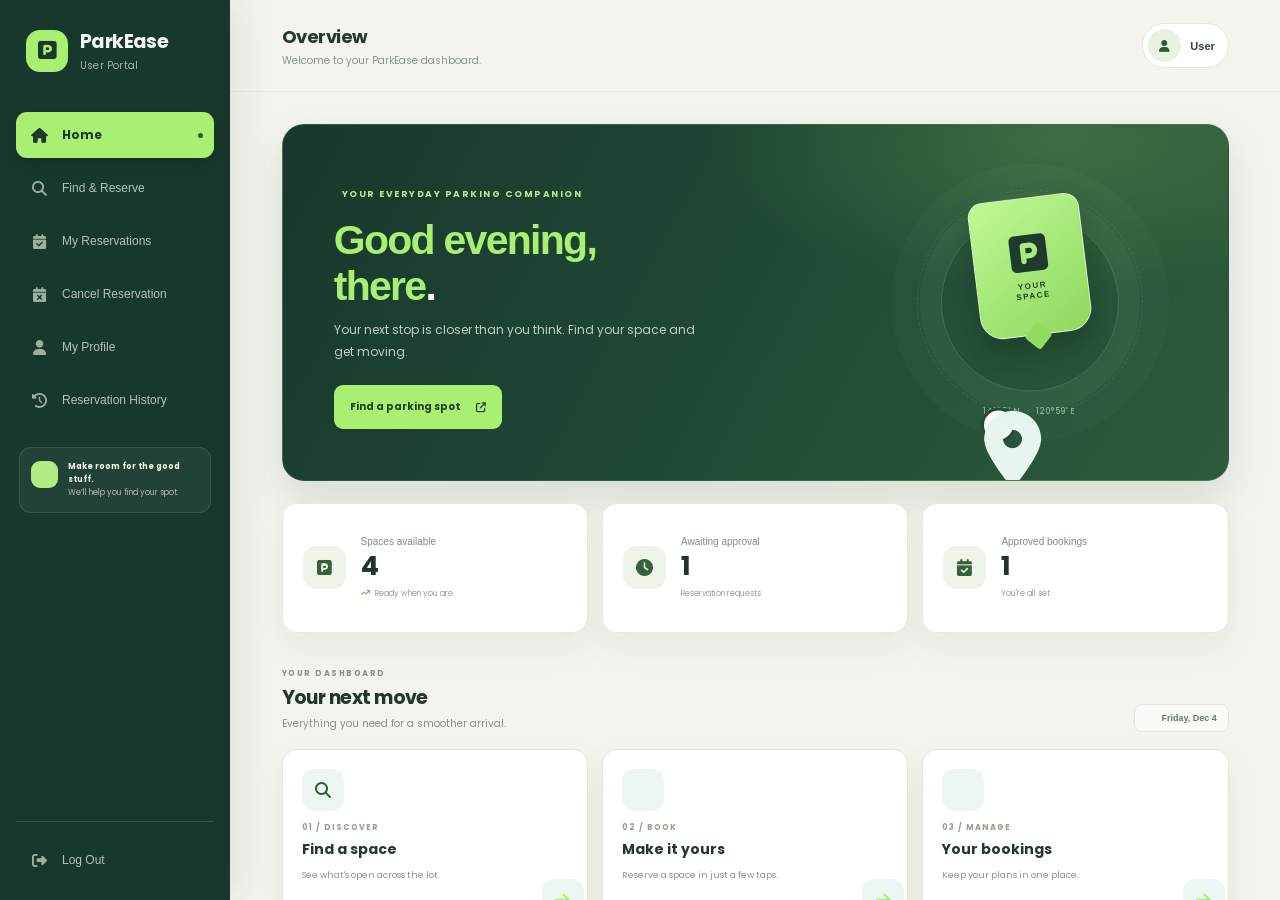
<file: index.html>
<!DOCTYPE html>
<html lang="en">
<head>
    <meta charset="UTF-8">
    <meta name="viewport" content="width=device-width, initial-scale=1.0">
    <title>Parking Reservation System</title>
    <meta http-equiv="refresh" content="0; url=user.html">
</head>
<body>
    <p>Redirecting to the Admin Page...</p>
    <a href="user.html">Click here if you are not redirected.</a>
</body>
</html>
</file>
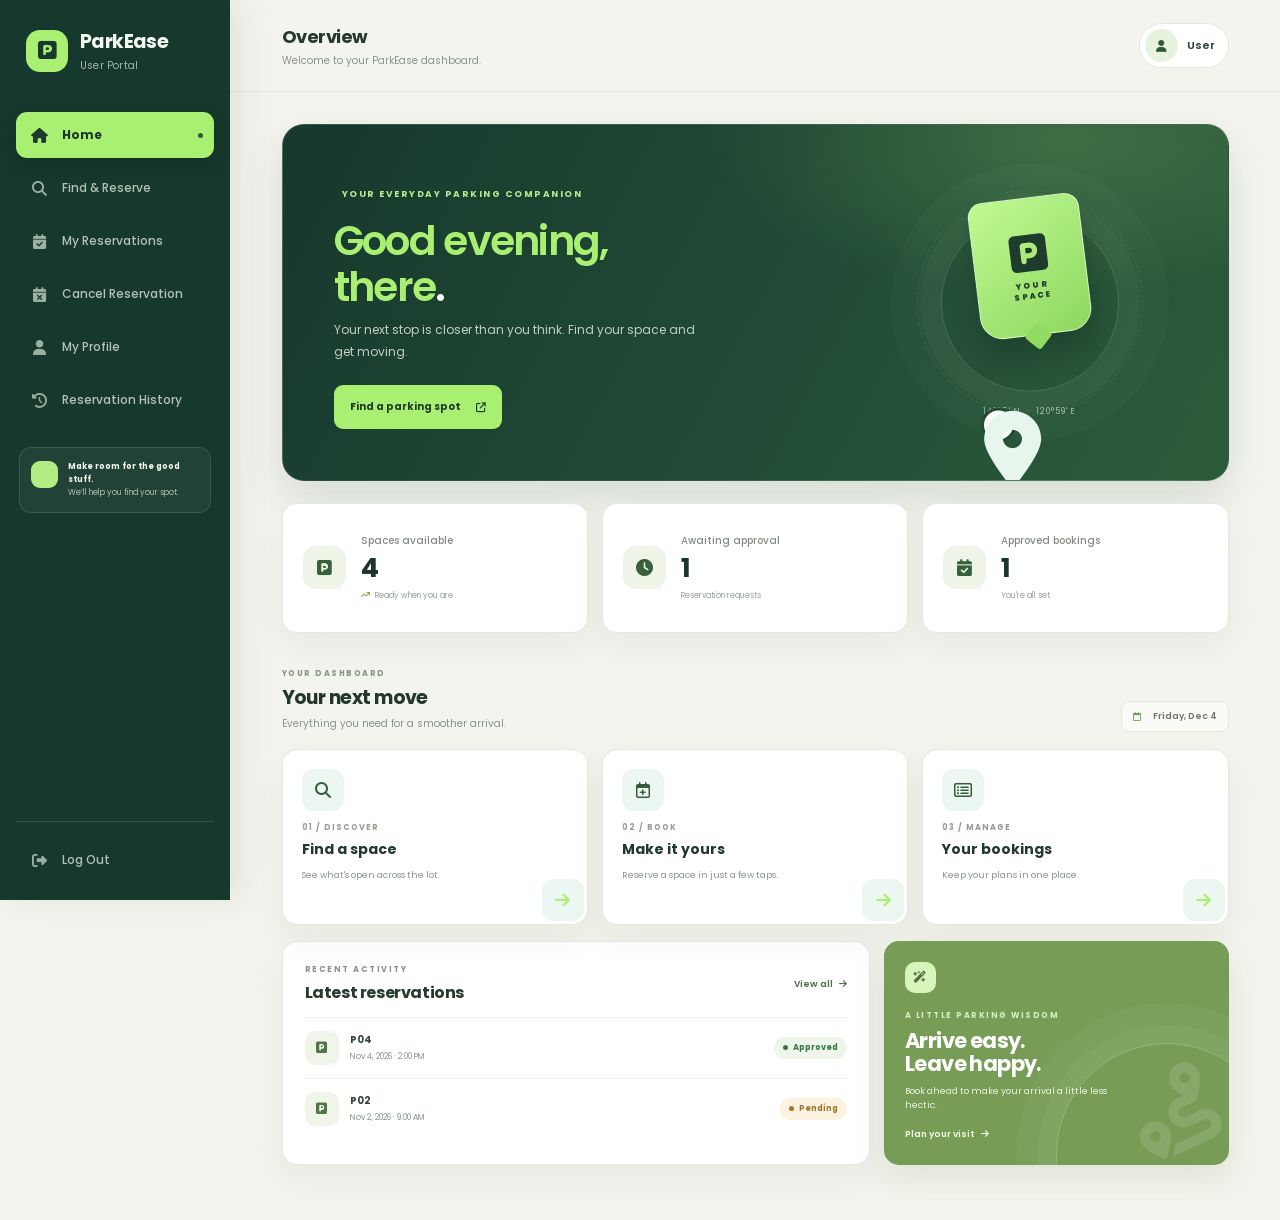
<file: user.html>
<!DOCTYPE html>
<html lang="en">
<head>
    <meta charset="UTF-8">
    <meta name="viewport" content="width=device-width, initial-scale=1.0">
    <title>ParkEase | User Dashboard</title>

    <link rel="stylesheet" href="user.css">
    <link rel="stylesheet"
        href="https://cdnjs.cloudflare.com/ajax/libs/font-awesome/6.5.2/css/all.min.css">
</head>
<body>

    <div class="dashboard-container">

        <!-- SIDEBAR -->
        <aside class="sidebar" id="sidebar">
            <div class="brand">
                <i class="fa-solid fa-square-parking"></i>
                <div>
                    <h2>ParkEase</h2>
                    <p>User Portal</p>
                </div>
            </div>

            <nav class="sidebar-menu">
                <a href="#" class="nav-link active" data-page="home">
                    <i class="fa-solid fa-house"></i>
                    <span>Home</span>
                </a>

                <a href="#" class="nav-link" data-page="find">
                    <i class="fa-solid fa-magnifying-glass"></i>
                    <span>Find &amp; Reserve</span>
                </a>

                <a href="#" class="nav-link" data-page="reservations">
                    <i class="fa-solid fa-calendar-check"></i>
                    <span>My Reservations</span>
                </a>

                <a href="#" class="nav-link" data-page="cancel">
                    <i class="fa-solid fa-calendar-xmark"></i>
                    <span>Cancel Reservation</span>
                </a>

                <a href="#" class="nav-link" data-page="profile">
                    <i class="fa-solid fa-user"></i>
                    <span>My Profile</span>
                </a>

                <a href="#" class="nav-link" data-page="history">
                    <i class="fa-solid fa-clock-rotate-left"></i>
                    <span>Reservation History</span>
                </a>
            </nav>

            <div class="sidebar-note">
                <span><i class="fa-solid fa-sparkles"></i></span>
                <p><strong>Make room for the good stuff.</strong><br>We’ll help you find your spot.</p>
            </div>

            <div class="sidebar-bottom">
                <a href="../SigningIn/user-login.html" class="logout-link">
                    <i class="fa-solid fa-right-from-bracket"></i>
                    <span>Log Out</span>
                </a>
            </div>
        </aside>

        <button class="sidebar-backdrop" id="sidebarBackdrop" type="button" aria-label="Close navigation menu"></button>

        <!-- MAIN CONTENT -->
        <main class="main-content">

            <header class="topbar">
                <button id="menuToggle" class="menu-toggle" type="button" aria-label="Open navigation menu" aria-controls="sidebar" aria-expanded="false">
                    <i class="fa-solid fa-bars"></i>
                </button>

                <div>
                    <h2 id="pageTitle">Home</h2>
                    <p id="pageSubtitle">Welcome to your ParkEase dashboard.</p>
                </div>

                <div class="user-info">
                    <div class="user-avatar">
                        <i class="fa-solid fa-user"></i>
                    </div>
                    <span id="displayUsername">User</span>
                </div>
            </header>

            <section class="page-content" id="pageContent">
                <!-- Dashboard content will appear here -->
            </section>

        </main>

    </div>

    <script src="user.js"></script>
</body>
</html>
</file>
<file: user.css>
@import url('https://fonts.googleapis.com/css2?family=Poppins:wght@300;400;500;600;700;800&display=swap');

:root {
    --primary: #218653;
    --primary-dark: #176b45;
    --background: #f5f8f6;
    --white: #ffffff;
    --text: #26352d;
    --muted: #849189;
    --border: #e8eee9;
}

* {
    margin: 0;
    padding: 0;
    box-sizing: border-box;
    font-family: 'Poppins', sans-serif;
}

body {
    background: var(--background);
    color: var(--text);
}

.dashboard-container {
    display: flex;
    min-height: 100vh;
}

/* SIDEBAR */

.sidebar {
    width: 255px;
    min-height: 100vh;
    background: var(--white);
    border-right: 1px solid var(--border);
    display: flex;
    flex-direction: column;
    padding: 25px 16px;
    position: fixed;
    top: 0;
    left: 0;
    z-index: 100;
    transition: transform 0.3s ease;
}

.brand {
    display: flex;
    align-items: center;
    gap: 12px;
    padding: 0 12px 30px;
}

.brand > i {
    font-size: 35px;
    color: var(--primary);
}

.brand h2 {
    font-size: 21px;
    color: var(--primary-dark);
}

.brand p {
    font-size: 11px;
    color: var(--muted);
}

.sidebar-menu {
    display: flex;
    flex-direction: column;
    gap: 7px;
}

.nav-link,
.logout-link {
    display: flex;
    align-items: center;
    gap: 13px;
    padding: 13px 15px;
    border-radius: 9px;
    text-decoration: none;
    color: #65736a;
    font-size: 13px;
    font-weight: 500;
    transition: 0.2s;
}

.nav-link i,
.logout-link i {
    width: 20px;
    text-align: center;
    font-size: 16px;
}

.nav-link:hover {
    background: #edf7f0;
    color: var(--primary);
}

.nav-link.active {
    background: var(--primary);
    color: white;
}

.sidebar-bottom {
    margin-top: auto;
    padding-top: 20px;
    border-top: 1px solid var(--border);
}

.logout-link:hover {
    background: #fff0f0;
    color: #d64b4b;
}

/* MAIN CONTENT */

.main-content {
    flex: 1;
    min-width: 0;
    margin-left: 255px;
    padding: 25px 35px;
}

.topbar {
    min-height: 75px;
    display: flex;
    justify-content: space-between;
    align-items: center;
    gap: 15px;
    margin-bottom: 30px;
}

.topbar h2 {
    font-size: 23px;
    font-weight: 700;
}

.topbar p {
    color: var(--muted);
    font-size: 12px;
    margin-top: 4px;
}

.user-info {
    display: flex;
    align-items: center;
    gap: 10px;
    font-size: 13px;
    font-weight: 600;
}

.user-avatar {
    width: 40px;
    height: 40px;
    border-radius: 50%;
    background: #e4f3e9;
    color: var(--primary);
    display: flex;
    justify-content: center;
    align-items: center;
}

.menu-toggle {
    display: none;
    border: none;
    background: transparent;
    color: var(--primary-dark);
    font-size: 21px;
    cursor: pointer;
}

/* PAGE CONTENT */

.page-content {
    width: 100%;
    min-height: 400px;
}

/* RESPONSIVE DESIGN */

@media (max-width: 850px) {
    .sidebar {
        transform: translateX(-100%);
        box-shadow: 5px 0 20px rgba(0, 0, 0, 0.08);
    }

    .sidebar.show {
        transform: translateX(0);
    }

    .main-content {
        margin-left: 0;
        padding: 20px;
    }

    .menu-toggle {
        display: block;
    }

    .topbar {
        justify-content: flex-start;
    }

    .user-info {
        margin-left: auto;
    }
}

@media (max-width: 480px) {
    .main-content {
        padding: 15px;
    }

    .topbar h2 {
        font-size: 19px;
    }

    .topbar p {
        font-size: 10px;
    }

    .user-info span {
        display: none;
    }
}


/* ========================================
   DASHBOARD HOME
======================================== */

.welcome-banner {
    background: linear-gradient(120deg, #218653, #105d39);
    color: white;
    border-radius: 15px;
    padding: 30px;
    display: flex;
    justify-content: space-between;
    align-items: center;
    margin-bottom: 25px;
}

.welcome-banner h2 {
    font-size: 24px;
    margin-bottom: 8px;
}

.welcome-banner p {
    font-size: 13px;
    color: #e1f3e7;
}

.welcome-banner > i {
    font-size: 65px;
    opacity: 0.8;
}

/* ========================================
   STATISTICS CARDS
======================================== */

.stats-grid {
    display: grid;
    grid-template-columns: repeat(3, 1fr);
    gap: 18px;
    margin-bottom: 35px;
}

.stat-card {
    background: white;
    border: 1px solid var(--border);
    border-radius: 12px;
    padding: 22px;
    display: flex;
    align-items: center;
    gap: 17px;
}

.stat-card > i {
    width: 48px;
    height: 48px;
    background: #e8f5ed;
    color: var(--primary);
    border-radius: 10px;
    display: flex;
    justify-content: center;
    align-items: center;
    font-size: 21px;
}

.stat-card p {
    font-size: 11px;
    color: var(--muted);
}

.stat-card h2 {
    font-size: 25px;
    margin-top: 4px;
}

/* ========================================
   SECTION HEADINGS
======================================== */

.section-heading {
    margin-bottom: 18px;
}

.section-heading h2 {
    font-size: 18px;
    margin-bottom: 5px;
}

.section-heading p {
    font-size: 12px;
    color: var(--muted);
}

/* ========================================
   QUICK ACCESS
======================================== */

.quick-grid {
    display: grid;
    grid-template-columns: repeat(3, 1fr);
    gap: 18px;
}

.quick-card {
    background: white;
    border: 1px solid var(--border);
    border-radius: 12px;
    padding: 25px 20px;
    text-align: left;
    cursor: pointer;
    transition: 0.3s;
}

.quick-card:hover {
    transform: translateY(-4px);
    border-color: var(--primary);
    box-shadow: 0 8px 20px rgba(0, 0, 0, 0.05);
}

.quick-card i {
    color: var(--primary);
    font-size: 24px;
    margin-bottom: 15px;
}

.quick-card h3 {
    font-size: 14px;
    margin-bottom: 5px;
}

.quick-card p {
    color: var(--muted);
    font-size: 11px;
}

/* ========================================
   CONTENT CARDS
======================================== */

.content-card {
    background: white;
    border: 1px solid var(--border);
    border-radius: 12px;
    padding: 25px;
    margin-bottom: 20px;
}

/* ========================================
   PARKING SPACE CARDS
======================================== */

.parking-grid {
    display: grid;
    grid-template-columns: repeat(3, 1fr);
    gap: 18px;
}

.parking-card {
    background: white;
    border: 1px solid var(--border);
    border-radius: 12px;
    padding: 22px;
    text-align: center;
    transition: 0.3s;
}

.parking-card:hover {
    transform: translateY(-3px);
    box-shadow: 0 8px 20px rgba(0, 0, 0, 0.05);
}

.parking-icon {
    color: var(--primary);
    font-size: 30px;
    margin-bottom: 12px;
}

.parking-card h3 {
    font-size: 17px;
    margin-bottom: 8px;
}
.spot-action { display: inline-flex; align-items: center; gap: 8px; margin-top: 14px; padding: 9px 12px; border: 0; border-radius: 8px; color: white; background: var(--primary); font: 600 10px 'Poppins',sans-serif; cursor: pointer; }
.spot-action:hover { background: var(--primary-dark); }
.reservation-modal { width: min(520px, calc(100vw - 28px)); max-width: none; max-height: min(90vh, 760px); margin: auto; padding: 28px; overflow-y: auto; border: 1px solid #e4ebe6; border-radius: 18px; color: var(--text); background: #fff; box-shadow: 0 24px 80px rgba(17, 40, 27, .25); }
.reservation-modal::backdrop { background: rgba(16, 31, 23, .5); backdrop-filter: blur(3px); }
.modal-heading { display: flex; justify-content: space-between; align-items: flex-start; gap: 20px; margin-bottom: 22px; }
.modal-kicker { display: block; margin-bottom: 7px; color: var(--primary); font-size: 9px; font-weight: 700; letter-spacing: 1.2px; }
.modal-heading h2 { font-size: 21px; letter-spacing: -.4px; }
.modal-heading p { margin-top: 5px; color: var(--muted); font-size: 11px; }
.modal-close { display: grid; place-items: center; width: 36px; height: 36px; flex: 0 0 auto; border: 1px solid var(--border); border-radius: 10px; color: #65736a; background: #fff; cursor: pointer; }
.modal-close:hover { color: var(--primary); background: #f1f8f4; }
.reservation-fields { display: grid; grid-template-columns: repeat(2, minmax(0, 1fr)); gap: 14px; }
.reservation-fields > div { display: flex; flex-direction: column; gap: 10px; }
.reservation-fields label { font-size: 12px; font-weight: 600; margin-top: 8px; }
.reservation-fields input { width: 100%; min-height: 44px; padding: 11px 13px; border: 1px solid #dfe8e2; border-radius: 7px; background: #fbfcfb; font-size: 12px; }
.reservation-fields input:focus { outline: none; border-color: var(--primary); box-shadow: 0 0 0 3px rgba(21,128,90,.1); }

.parking-card p {
    color: var(--muted);
    font-size: 11px;
    margin: 4px 0;
}

/* ========================================
   STATUS LABELS
======================================== */

.status {
    display: inline-block;
    padding: 5px 12px;
    border-radius: 20px;
    font-size: 10px;
    font-weight: 600;
    margin-top: 10px;
}

.status.available,
.status.approved {
    background: #e4f6e9;
    color: #218653;
}

.status.reserved {
    background: #fff2d9;
    color: #b77b13;
}

.status.occupied {
    background: #ffe5e5;
    color: #d34b4b;
}

.status.pending {
    background: #e8efff;
    color: #4267b2;
}

.status.unavailable,
.status.cancellation-requested {
    background: #f0e8f8;
    color: #8050a5;
}

/* ========================================
   FORMS
======================================== */

.dashboard-form {
    display: flex;
    flex-direction: column;
    gap: 10px;
    max-width: 550px;
}

.dashboard-form label {
    font-size: 12px;
    font-weight: 600;
    margin-top: 8px;
}

.dashboard-form input,
.dashboard-form select {
    width: 100%;
    padding: 12px;
    border: 1px solid var(--border);
    border-radius: 7px;
    outline: none;
    background: #f9fbf9;
    font-size: 12px;
}

.dashboard-form input:focus,
.dashboard-form select:focus {
    border-color: var(--primary);
}

.main-action {
    border: none;
    border-radius: 7px;
    padding: 13px 20px;
    margin-top: 15px;
    background: var(--primary);
    color: white;
    font-size: 12px;
    font-weight: 600;
    cursor: pointer;
    transition: 0.3s;
}

.main-action:hover {
    background: var(--primary-dark);
}

/* ========================================
   RESERVATION TABLE
======================================== */

.table-wrapper {
    overflow-x: auto;
}

.data-table {
    width: 100%;
    border-collapse: collapse;
    min-width: 550px;
}

.data-table th,
.data-table td {
    padding: 15px;
    text-align: left;
    border-bottom: 1px solid var(--border);
    font-size: 12px;
}

.data-table th {
    color: #65736a;
    background: #f7faf8;
    font-weight: 600;
}

.data-table td {
    color: #536159;
}

/* ========================================
   CANCELLATION ITEMS
======================================== */

.reservation-item {
    display: flex;
    justify-content: space-between;
    align-items: center;
    gap: 15px;
    padding: 18px 0;
    border-bottom: 1px solid var(--border);
}

.reservation-item:last-child {
    border-bottom: none;
}

.reservation-item h3 {
    font-size: 14px;
    margin-bottom: 7px;
}

.reservation-item p {
    font-size: 11px;
    color: var(--muted);
    margin: 4px 0;
}

.cancel-button {
    border: none;
    background: #fff0f0;
    color: #d34b4b;
    padding: 10px 13px;
    border-radius: 7px;
    font-size: 11px;
    cursor: pointer;
}

.cancel-button:hover {
    background: #ffe0e0;
}

/* ========================================
   MOBILE RESPONSIVENESS
======================================== */

@media (max-width: 1000px) {
    .stats-grid,
    .quick-grid,
    .parking-grid {
        grid-template-columns: repeat(2, 1fr);
    }
}

@media (max-width: 600px) {
    .welcome-banner {
        padding: 22px;
    }

    .welcome-banner h2 {
        font-size: 19px;
    }

    .welcome-banner > i {
        font-size: 42px;
    }

    .stats-grid,
    .quick-grid,
    .parking-grid {
        grid-template-columns: 1fr;
    }

    .stat-card {
        padding: 17px;
    }

    .content-card {
        padding: 17px;
    }

    .reservation-item {
        align-items: flex-start;
        flex-direction: column;
    }

    .cancel-button {
        width: 100%;
    }
}

/* App-like dashboard refinement */
:root {
    --primary: #15805a;
    --primary-dark: #0e6445;
    --background: #f3f6f4;
    --text: #18251f;
    --muted: #78877f;
    --border: #e5ebe7;
    --shadow: 0 10px 30px rgba(24, 51, 37, .06);
}

body { background: #f3f6f4; }
.sidebar { padding: 25px 14px 18px; background: #fff; }
.brand { padding-bottom: 34px; }
.brand > i { display: grid; place-items: center; width: 42px; height: 42px; border-radius: 13px; background: #eaf6ef; font-size: 22px; }
.brand h2 { letter-spacing: -.5px; }
.sidebar-menu { gap: 5px; }
.nav-link { min-height: 45px; border-radius: 10px; }
.nav-link.active { box-shadow: 0 5px 12px rgba(21,128,90,.18); }
.main-content { padding: 27px clamp(20px, 4vw, 56px); }
.topbar { position: sticky; top: 0; z-index: 20; margin: -27px calc(clamp(20px, 4vw, 56px) * -1) 30px; padding: 19px clamp(20px, 4vw, 56px); background: rgba(243,246,244,.92); backdrop-filter: blur(14px); border-bottom: 1px solid rgba(229,235,231,.8); }
.topbar h2 { font-size: 21px; letter-spacing: -.4px; }
.topbar p { font-size: 12px; }
.user-info { padding: 5px 12px 5px 6px; background: white; border: 1px solid var(--border); border-radius: 30px; }
.user-avatar { width: 34px; height: 34px; }
.page-content { max-width: 1320px; margin: 0 auto; }
.welcome-banner { position: relative; overflow: hidden; min-height: 220px; padding: 34px 38px; border-radius: 18px; background: linear-gradient(115deg,#167c55 0%,#126c4a 58%,#105a40 100%); box-shadow: 0 12px 25px rgba(14,100,69,.15); }
.welcome-banner > div:first-child { position: relative; z-index: 2; }
.welcome-eyebrow { display: inline-flex; gap: 7px; align-items: center; color: #c6ead6; font-size: 10px; font-weight: 600; letter-spacing: 1.2px; margin-bottom: 16px; }
.welcome-banner h2 { font-size: clamp(22px, 3vw, 30px); letter-spacing: -.8px; margin-bottom: 8px; }
.welcome-banner p { max-width: 450px; color: #d5eee0; line-height: 1.7; }
.banner-action { display: inline-flex; align-items: center; gap: 12px; margin-top: 20px; padding: 11px 15px; color: #155e43; border: 0; border-radius: 9px; background: #fff; font: 600 11px 'Poppins',sans-serif; cursor: pointer; transition: transform .2s, box-shadow .2s; }
.banner-action:hover { transform: translateY(-2px); box-shadow: 0 6px 15px rgba(0,0,0,.12); }
.banner-art { position: absolute; right: 8%; top: 50%; width: 180px; height: 180px; transform: translateY(-50%); display: grid; place-items: center; }
.banner-art > i { position: relative; z-index: 1; color: #e7f6ed; font-size: 76px; transform: translateY(4px); }
.art-ring { position: absolute; width: 160px; height: 160px; border: 1px solid rgba(255,255,255,.18); border-radius: 50%; box-shadow: 0 0 0 22px rgba(255,255,255,.045), 0 0 0 48px rgba(255,255,255,.035); }
.stats-grid { gap: 16px; margin: 20px 0 32px; }
.stat-card, .quick-card, .content-card, .parking-card { border-color: #e7ede9; box-shadow: var(--shadow); }
.stat-card { min-height: 104px; border-radius: 14px; padding: 20px; }
.stat-card > i { border-radius: 12px; background: #edf7f1; }
.stat-card h2 { font-size: 24px; letter-spacing: -.5px; }
.section-heading { margin-bottom: 16px; }
.section-heading h2 { font-size: 17px; letter-spacing: -.25px; }
.section-heading p { font-size: 11px; }
.section-heading-row { display: flex; align-items: center; justify-content: space-between; gap: 12px; }
.today-label, .availability-pill { display: inline-flex; align-items: center; gap: 7px; padding: 8px 11px; border: 1px solid var(--border); background: white; color: #65736a; border-radius: 20px; font-size: 10px; font-weight: 600; white-space: nowrap; }
.availability-pill { color: var(--primary); background: #eef8f2; border-color: #dcefe3; }
.availability-pill i { font-size: 7px; }
.quick-grid { gap: 14px; }
.quick-card { position: relative; min-height: 150px; padding: 21px; border-radius: 14px; }
.quick-card i { display: grid; place-items: center; width: 42px; height: 42px; margin-bottom: 15px; border-radius: 12px; background: #edf7f1; font-size: 17px; }
.quick-card h3 { font-size: 13px; }
.quick-card p { font-size: 10px; }
.content-card { border-radius: 14px; }
.parking-grid { gap: 15px; }
.parking-card { border-radius: 14px; }
.dashboard-form { max-width: 620px; }
.dashboard-form label { color: #405047; }
.dashboard-form input, .dashboard-form select { min-height: 44px; padding: 11px 13px; color: #26352d; background: #fbfcfb; border-color: #dfe8e2; }
.dashboard-form input:focus, .dashboard-form select:focus { box-shadow: 0 0 0 3px rgba(21,128,90,.1); }
.main-action { min-height: 44px; border-radius: 9px; }
.data-table th { font-size: 10px; text-transform: uppercase; letter-spacing: .5px; }
.data-table td { font-size: 11px; }
.status { text-transform: capitalize; }
.inline-success { margin-bottom: 16px; padding: 12px 14px; border: 1px solid #d3ebdc; border-radius: 9px; color: #176b45; background: #eff9f2; font-size: 12px; }
.inline-success i { margin-right: 6px; }
.cancel-button { font-weight: 600; }
.menu-toggle { width: 38px; height: 38px; border-radius: 10px; }
.menu-toggle:hover { background: #e8f3ec; }

@media (max-width: 850px) {
    .main-content { padding: 18px 22px; }
    .topbar { margin: -18px -22px 24px; padding: 13px 22px; }
}
@media (max-width: 600px) {
    .main-content { padding: 14px; }
    .topbar { margin: -14px -14px 20px; padding: 12px 14px; gap: 9px; }
    .topbar h2 { font-size: 17px; }
    .topbar p { max-width: 190px; font-size: 9px; }
    .welcome-banner { min-height: 205px; padding: 25px 21px; }
    .welcome-banner p { max-width: 72%; font-size: 11px; }
    .welcome-banner h2 { max-width: 78%; font-size: 21px; }
    .banner-art { right: -44px; opacity: .42; }
    .banner-action { margin-top: 15px; }
    .section-heading-row { align-items: flex-start; }
    .today-label, .availability-pill { padding: 7px 8px; font-size: 9px; }
    .reservation-fields { grid-template-columns: 1fr; gap: 0; }
    .reservation-modal { padding: 22px 18px; border-radius: 15px; }
}
@media (prefers-reduced-motion: reduce) {
    *, *::before, *::after { scroll-behavior: auto !important; transition-duration: .01ms !important; }
}

/* Fluid sizing for changing desktop, laptop, and window dimensions */
:root { --sidebar-width: clamp(225px, 18vw, 275px); }
html { min-width: 320px; scroll-behavior: smooth; }
body { min-width: 320px; min-height: 100vh; min-height: 100dvh; overflow-x: hidden; }
.dashboard-container { width: 100%; min-height: 100vh; min-height: 100dvh; }
.sidebar { width: var(--sidebar-width); height: 100vh; height: 100dvh; min-height: 0; overflow-y: auto; overscroll-behavior: contain; }
.main-content { width: calc(100% - var(--sidebar-width)); min-height: 100vh; min-height: 100dvh; margin-left: var(--sidebar-width); padding: clamp(18px, 2.2vw, 34px) clamp(20px, 3vw, 48px); }
.topbar { min-height: clamp(66px, 7vh, 82px); margin: calc(clamp(18px, 2.2vw, 34px) * -1) calc(clamp(20px, 3vw, 48px) * -1) clamp(22px, 3vh, 34px); padding: 14px clamp(20px, 3vw, 48px); }
.page-content { width: 100%; max-width: 1500px; min-height: auto; }
.stats-grid, .quick-grid, .parking-grid { grid-template-columns: repeat(auto-fit, minmax(min(100%, 235px), 1fr)); }
.stat-card, .quick-card, .parking-card, .content-card { min-width: 0; }
.parking-card { display: flex; flex-direction: column; align-items: center; }
.parking-card .spot-action { margin-top: auto; }
.data-table th, .data-table td { white-space: nowrap; }
.table-wrapper { max-width: 100%; overscroll-behavior-x: contain; }
.reservation-modal { width: min(520px, calc(100vw - 32px)); }
.sidebar-backdrop { display: none; }

@media (max-width: 1100px) and (min-width: 851px) {
    :root { --sidebar-width: 225px; }
    .main-content { padding-right: 24px; padding-left: 24px; }
    .topbar { margin-right: -24px; margin-left: -24px; padding-right: 24px; padding-left: 24px; }
    .stat-card { gap: 12px; padding: 16px; }
}

@media (max-height: 740px) and (min-width: 851px) {
    .sidebar { padding-top: 17px; padding-bottom: 12px; }
    .brand { padding-bottom: 20px; }
    .nav-link { min-height: 40px; padding-top: 9px; padding-bottom: 9px; }
    .sidebar-menu { gap: 3px; }
    .sidebar-bottom { padding-top: 12px; }
}

/* Dedicated profile page */
.profile-page { width: 100%; }
.profile-page-heading { display: flex; align-items: center; justify-content: space-between; gap: 15px; margin-bottom: 21px; }
.profile-page-heading h2 { margin-top: 4px; color: #23382c; font-size: 24px; letter-spacing: -.8px; }
.profile-page-heading p { margin-top: 5px; color: #87938a; font-size: 10px; }
.profile-private { display: inline-flex; align-items: center; gap: 7px; padding: 9px 12px; border: 1px solid #e1e8dc; border-radius: 20px; color: #62735e; background: #fbfcf8; font-size: 9px; font-weight: 600; white-space: nowrap; }
.profile-private i { color: #719858; }
.profile-layout { display: grid; grid-template-columns: minmax(230px, .72fr) minmax(0, 1.65fr); align-items: stretch; gap: 16px; }
.profile-overview { position: relative; display: flex; min-width: 0; flex-direction: column; overflow: hidden; padding: 21px; border: 1px solid rgba(255,255,255,.1); border-radius: 17px; color: #f7faef; background: linear-gradient(145deg,#17382c,#254b34 72%,#365b3a); box-shadow: 0 14px 35px rgba(31,68,43,.12); }
.profile-cover-art { position: absolute; top: -46px; right: -45px; display: grid; width: 175px; height: 175px; place-items: center; border: 1px solid rgba(220,244,202,.22); border-radius: 50%; color: rgba(197,236,166,.78); background: radial-gradient(circle,rgba(184,237,143,.12),transparent 65%); }
.profile-cover-art::before, .profile-cover-art::after { position: absolute; inset: 15px; border: 1px solid rgba(220,244,202,.14); border-radius: 50%; content: ""; }
.profile-cover-art::after { inset: 32px; border-style: dashed; }
.profile-cover-art > i { position: relative; z-index: 1; margin-top: 33px; font-size: 30px; }
.profile-orbit { position: absolute; top: 32px; left: 20px; width: 9px; height: 9px; border-radius: 50%; background: #b3eb82; box-shadow: 0 0 15px rgba(179,235,130,.8); }
.profile-identity { position: relative; z-index: 2; padding-top: 15px; }
.profile-monogram { display: grid; width: 68px; height: 68px; margin-bottom: 18px; place-items: center; border: 4px solid rgba(242,255,228,.22); border-radius: 22px; color: #203c2c; background: linear-gradient(145deg,#c7f59e,#8bd75a); box-shadow: 0 9px 24px rgba(6,26,12,.2); font-size: 27px; font-weight: 700; }
.profile-member-tag { display: inline-flex; align-items: center; gap: 5px; padding: 5px 8px; border: 1px solid rgba(221,242,206,.15); border-radius: 20px; color: #c5d7c1; background: rgba(255,255,255,.07); font-size: 7px; font-weight: 700; letter-spacing: .4px; }
.profile-member-tag i { color: #b2ed7d; }
.profile-identity h3 { overflow-wrap: anywhere; margin-top: 10px; color: #f8fff2; font-size: 19px; letter-spacing: -.5px; }
.profile-identity p { overflow-wrap: anywhere; margin-top: 3px; color: #afc4b1; font-size: 10px; }
.profile-summary-details { display: grid; gap: 13px; margin-top: 22px; padding-top: 17px; border-top: 1px solid rgba(222,241,218,.14); }
.profile-summary-details div { display: flex; min-width: 0; flex-direction: column; gap: 4px; }
.profile-summary-details span { color: #92ad96; font-size: 7px; font-weight: 700; letter-spacing: 1.2px; }
.profile-summary-details strong { overflow: hidden; color: #f1f7ed; font-size: 9px; font-weight: 500; text-overflow: ellipsis; white-space: nowrap; }
.profile-tip { display: flex; align-items: flex-start; gap: 8px; margin-top: auto; padding: 12px 0 0; color: #d1dfce; }
.profile-tip > i { margin-top: 2px; color: #b8e88b; font-size: 11px; }
.profile-tip p { color: #afc2b0; font-size: 8px; line-height: 1.65; }
.profile-form-card { padding: clamp(20px,3vw,32px); }
.profile-form-heading { display: flex; justify-content: space-between; gap: 15px; margin-bottom: 23px; }
.profile-form-heading h3 { margin-top: 5px; color: #25392d; font-size: 18px; letter-spacing: -.45px; }
.profile-form-heading p { margin-top: 5px; color: #87938a; font-size: 9px; }
.edit-mark { display: grid; width: 36px; height: 36px; flex: 0 0 36px; place-items: center; border-radius: 11px; color: #527444; background: #eff5e9; font-size: 12px; }
.profile-form { width: 100%; max-width: none; }
.profile-form-grid { display: grid; grid-template-columns: repeat(2,minmax(0,1fr)); gap: 17px 14px; }
.profile-field { display: flex; min-width: 0; flex-direction: column; gap: 7px; }
.profile-field-wide { grid-column: 1 / -1; }
.profile-field label { margin: 0; color: #4e5f52; font-size: 9px; font-weight: 700; }
.input-with-icon { position: relative; }
.input-with-icon > i { position: absolute; top: 50%; left: 12px; z-index: 1; transform: translateY(-50%); color: #91a08d; font-size: 11px; pointer-events: none; }
.profile-field .input-with-icon input { padding-left: 35px; }
.profile-field small { color: #929c92; font-size: 7px; line-height: 1.4; }
.profile-form-footer { display: flex; align-items: center; justify-content: space-between; gap: 14px; margin-top: 24px; padding-top: 17px; border-top: 1px solid #edf0e9; }
.profile-form-footer > span { color: #89958b; font-size: 8px; }
.profile-form-footer > span i { margin-right: 4px; color: #73945a; }
.profile-form-footer .main-action { width: auto; margin-top: 0; }
@media (max-width: 1100px) and (min-width: 851px) {
    .profile-layout { grid-template-columns: minmax(205px,.72fr) minmax(0,1.65fr); }
    .profile-overview { padding: 17px; }
}
@media (max-width: 640px) {
    .profile-page-heading { align-items: flex-start; }
    .profile-page-heading h2 { font-size: 21px; }
    .profile-page-heading p { max-width: 240px; line-height: 1.6; }
    .profile-private { padding: 8px; font-size: 8px; }
    .profile-layout { grid-template-columns: 1fr; gap: 11px; }
    .profile-overview { min-height: 300px; padding: 18px; }
    .profile-cover-art { right: -27px; transform: scale(.85); transform-origin: top right; }
    .profile-summary-details { grid-template-columns: 1fr 1fr; }
    .profile-tip { margin-top: 18px; }
    .profile-form-card { padding: 19px 16px; }
    .profile-form-grid { grid-template-columns: 1fr; gap: 15px; }
    .profile-field-wide { grid-column: auto; }
    .profile-form-footer { align-items: stretch; flex-direction: column; }
    .profile-form-footer .main-action { width: 100%; }
}

/* Dedicated Find & Reserve parking board */
.find-hero { position: relative; display: flex; min-height: 186px; align-items: center; justify-content: space-between; gap: 24px; overflow: hidden; margin-bottom: 14px; padding: 27px clamp(22px,3.5vw,42px); border-radius: 18px; color: white; background: linear-gradient(112deg,#18392c 0%,#244c35 62%,#335d3b 100%); box-shadow: 0 15px 35px rgba(31,68,43,.12); }
.find-hero::before { position: absolute; inset: 0; background-image: radial-gradient(rgba(221,247,200,.32) .8px,transparent .8px); background-size: 17px 17px; opacity: .12; mask-image: linear-gradient(90deg,transparent 20%,#000); content: ""; }
.find-hero-copy, .lot-capacity { position: relative; z-index: 1; }
.find-hero .section-kicker { color: #b9dd9a; }
.find-hero h2 { margin: 8px 0 6px; color: #fbfff7; font-size: clamp(25px,3vw,35px); letter-spacing: -1px; }
.find-hero p { color: #c2d1c2; font-size: 10px; }
.lot-capacity { display: flex; align-items: center; gap: 13px; margin-right: 20px; }
.capacity-ring { display: flex; width: 76px; height: 76px; flex: 0 0 76px; flex-direction: column; align-items: center; justify-content: center; border: 1px solid rgba(183,236,145,.55); border-radius: 50%; color: #c7f49d; background: radial-gradient(circle,rgba(164,229,113,.16),rgba(164,229,113,.02)); box-shadow: 0 0 0 7px rgba(194,238,166,.055); }
.capacity-ring strong { font-size: 24px; line-height: 1; }
.capacity-ring span { margin-top: 4px; font-size: 7px; font-weight: 700; letter-spacing: 1px; }
.lot-capacity > div:last-child { display: flex; flex-direction: column; gap: 5px; }
.lot-capacity > div:last-child span { color: #9eb99c; font-size: 7px; font-weight: 700; letter-spacing: 1.2px; }
.lot-capacity > div:last-child strong { color: #f2f7eb; font-size: 9px; font-weight: 500; white-space: nowrap; }
.find-hero-route { position: absolute; right: 15%; bottom: -42px; transform: rotate(-22deg); color: rgba(202,237,177,.08); font-size: 148px; }
.lot-stats { display: grid; grid-template-columns: repeat(3,minmax(0,1fr)); gap: 10px; margin-bottom: 19px; }
.lot-stats > div { display: flex; align-items: center; gap: 9px; min-height: 54px; padding: 11px 14px; border: 1px solid #e5e9df; border-radius: 11px; background: #fff; box-shadow: 0 7px 18px rgba(37,55,41,.035); }
.lot-stats > div > span:nth-child(2) { color: #758277; font-size: 9px; }
.lot-stats strong { margin-left: auto; color: #2a3d30; font-size: 15px; }
.lot-stat-dot { width: 8px; height: 8px; flex: 0 0 8px; border-radius: 50%; }
.dot-open { background: #75bd51; box-shadow: 0 0 0 4px #eff7e9; }
.dot-reserved { background: #d2a04c; box-shadow: 0 0 0 4px #fbf3e4; }
.dot-occupied { background: #d36d5c; box-shadow: 0 0 0 4px #f9ece8; }
.parking-board { padding: 20px; border: 1px solid #e5e9df; border-radius: 16px; background: #fbfcf8; box-shadow: var(--shadow); }
.board-heading { display: flex; align-items: flex-end; justify-content: space-between; gap: 12px; margin-bottom: 17px; }
.board-heading h3 { margin-top: 4px; color: #263a2e; font-size: 17px; letter-spacing: -.4px; }
.board-heading p { margin-top: 3px; color: #89948b; font-size: 9px; }
.board-count { padding: 6px 9px; border: 1px solid #e3e8de; border-radius: 20px; color: #748273; background: white; font-size: 8px; font-weight: 600; white-space: nowrap; }
.parking-toolbar { display: flex; align-items: center; justify-content: space-between; gap: 12px; margin-bottom: 14px; }
.space-search { display: flex; width: min(310px,100%); min-height: 39px; align-items: center; gap: 8px; padding: 0 11px; border: 1px solid #e3e8de; border-radius: 9px; color: #8b998c; background: #fff; }
.space-search:focus-within { border-color: #acc995; box-shadow: 0 0 0 3px rgba(130,180,95,.1); }
.space-search i { font-size: 10px; }
.space-search input { width: 100%; min-width: 0; border: 0; outline: 0; color: #304136; background: transparent; font: 9px 'Poppins',sans-serif; }
.space-search input::placeholder { color: #a0aaa0; }
.space-search input::-webkit-search-cancel-button { cursor: pointer; }
.space-filters { display: flex; gap: 4px; padding: 3px; border: 1px solid #e8ebe4; border-radius: 9px; background: #f2f4ee; }
.space-filter { min-height: 31px; padding: 0 10px; border: 0; border-radius: 7px; color: #79857b; background: transparent; font: 600 8px 'Poppins',sans-serif; cursor: pointer; white-space: nowrap; }
.space-filter:hover { color: #34533a; }
.space-filter.active { color: #28432f; background: #fff; box-shadow: 0 2px 7px rgba(34,52,37,.08); }
.parking-board .parking-grid { display: grid; grid-template-columns: repeat(auto-fit,minmax(min(100%,220px),1fr)); gap: 11px; }
.parking-card.space-card { display: flex; min-height: 216px; flex-direction: column; align-items: stretch; padding: 13px; border-radius: 13px; box-shadow: none; }
.space-open { border-color: #dfe9d7; background: linear-gradient(180deg,#fff,#fcfdf9); }
.space-closed { background: #f7f8f4; }
.space-card-head { display: flex; align-items: center; justify-content: space-between; gap: 8px; }
.space-id { color: #32483a; font-size: 11px; font-weight: 700; letter-spacing: .3px; }
.space-card .status { margin: 0; padding: 5px 7px; font-size: 7px; }
.space-illustration { display: flex; height: 78px; align-items: center; justify-content: center; gap: 0; margin: 12px 0 10px; overflow: hidden; border: 1px solid #edf0e9; border-radius: 9px; background: repeating-linear-gradient(135deg,#f8faf5 0,#f8faf5 7px,#f3f6ee 7px,#f3f6ee 14px); }
.space-line { width: 13px; height: 55px; border-right: 1px dashed #c5d1bd; border-left: 1px dashed #c5d1bd; }
.space-car { display: grid; width: 62px; height: 49px; margin: 0 6px; place-items: center; border: 1px solid #c9dfb9; border-radius: 13px 13px 10px 10px; color: #42663a; background: linear-gradient(145deg,#e7f4db,#d9edca); font-size: 22px; }
.space-closed .space-illustration { filter: grayscale(.55); opacity: .72; }
.space-closed .space-car { border-color: #e3d9d2; color: #97867c; background: #eeeae5; }
.space-card-info { display: flex; align-items: center; justify-content: space-between; gap: 8px; margin-bottom: 12px; }
.space-card-info h4 { color: #3d4c40; font-size: 9px; font-weight: 700; }
.space-card-info p { margin-top: 2px; color: #8e998f; font-size: 8px; }
.space-floor-icon { display: grid; width: 28px; height: 28px; flex: 0 0 28px; place-items: center; border-radius: 8px; color: #758b69; background: #f0f4eb; font-size: 10px; }
.space-card .spot-action { width: 100%; min-height: 34px; margin-top: auto; }
.space-unavailable-note { display: flex; min-height: 34px; align-items: center; justify-content: center; gap: 5px; margin-top: auto; border: 1px solid #e9ebe5; border-radius: 8px; color: #90998f; background: #f3f4f0; font-size: 7px; }
.space-empty { grid-column: 1 / -1; display: flex; min-height: 190px; flex-direction: column; align-items: center; justify-content: center; border: 1px dashed #dfe5d9; border-radius: 12px; color: #7c8b7a; background: #fff; text-align: center; }
.space-empty > i { display: grid; width: 38px; height: 38px; margin-bottom: 8px; place-items: center; border-radius: 12px; color: #62834e; background: #eef5e7; }
.space-empty h4 { color: #435546; font-size: 11px; }
.space-empty p { margin-top: 4px; font-size: 8px; }
.board-footnote { margin-top: 14px; color: #9aa39a; font-size: 8px; }
.board-footnote i { margin-right: 4px; color: #819575; }
@media (max-width: 640px) {
    .find-hero { min-height: 190px; align-items: flex-start; flex-direction: column; gap: 14px; padding: 21px; }
    .find-hero h2 { font-size: 27px; }
    .find-hero p { max-width: 230px; font-size: 9px; }
    .find-hero-route { right: -7px; bottom: -53px; font-size: 125px; }
    .lot-capacity { position: absolute; right: 18px; bottom: 20px; gap: 8px; margin: 0; }
    .capacity-ring { width: 55px; height: 55px; flex-basis: 55px; }
    .capacity-ring strong { font-size: 19px; }
    .capacity-ring span { font-size: 6px; }
    .lot-capacity > div:last-child { display: none; }
    .lot-stats { gap: 6px; margin-bottom: 13px; }
    .lot-stats > div { min-height: 48px; gap: 6px; padding: 8px; }
    .lot-stats > div > span:nth-child(2) { font-size: 7px; }
    .lot-stats strong { font-size: 13px; }
    .lot-stat-dot { width: 6px; height: 6px; flex-basis: 6px; }
    .parking-board { padding: 13px; }
    .board-heading { align-items: flex-start; }
    .board-heading h3 { font-size: 15px; }
    .board-heading p { max-width: 210px; font-size: 8px; line-height: 1.5; }
    .parking-toolbar { align-items: stretch; flex-direction: column; gap: 8px; }
    .space-search { width: 100%; min-height: 40px; }
    .space-filters { justify-content: stretch; }
    .space-filter { flex: 1; min-height: 35px; padding: 0 6px; font-size: 7px; }
    .parking-board .parking-grid { grid-template-columns: repeat(2,minmax(0,1fr)); gap: 8px; }
    .parking-card.space-card { min-height: 205px; padding: 10px; }
    .space-card .status { font-size: 6px; }
    .space-illustration { height: 67px; margin: 9px 0; }
    .space-car { width: 48px; height: 42px; font-size: 18px; }
    .space-id { font-size: 9px; }
    .space-card-info h4 { font-size: 8px; }
    .space-card .spot-action { font-size: 7px; }
    .space-unavailable-note { font-size: 6px; }
}
@media (max-width: 380px) {
    .find-hero { padding: 18px; }
    .lot-stats > div { gap: 4px; padding: 7px 5px; }
    .lot-stats > div > span:nth-child(2) { font-size: 6px; }
    .parking-board .parking-grid { grid-template-columns: minmax(0,1fr); }
    .parking-card.space-card { min-height: 208px; padding: 12px; }
}

/* Reservation management, cancellation, and history views */
.records-hero { position: relative; display: flex; min-height: 165px; align-items: center; justify-content: space-between; gap: 20px; overflow: hidden; margin-bottom: 25px; padding: 26px clamp(22px,3.5vw,40px); border: 1px solid rgba(255,255,255,.1); border-radius: 17px; color: #fff; background: linear-gradient(115deg,#18392c,#2c5538); box-shadow: 0 14px 34px rgba(31,68,43,.1); }
.records-hero::after { position: absolute; right: 8%; bottom: -102px; width: 215px; height: 215px; border: 1px solid rgba(207,239,186,.17); border-radius: 50%; box-shadow: 0 0 0 18px rgba(207,239,186,.035),0 0 0 42px rgba(207,239,186,.03); content: ""; }
.records-hero > div:first-child { position: relative; z-index: 1; max-width: 560px; }
.records-hero .section-kicker { color: #b8dc98; }
.records-hero h2 { margin-top: 7px; color: #fbfff7; font-size: clamp(23px,2.8vw,31px); letter-spacing: -.9px; }
.records-hero p { max-width: 440px; margin-top: 5px; color: #bfd0c1; font-size: 9px; line-height: 1.7; }
.records-hero-stats { position: relative; z-index: 1; display: flex; gap: 10px; margin-right: 18px; }
.records-hero-stats div { display: flex; min-width: 73px; flex-direction: column; align-items: center; gap: 3px; padding: 10px; border: 1px solid rgba(226,243,212,.16); border-radius: 11px; background: rgba(255,255,255,.06); }
.records-hero-stats strong { color: #d3f5b2; font-size: 22px; }
.records-hero-stats span { color: #b2c6b1; font-size: 6px; font-weight: 700; letter-spacing: 1px; }
.records-hero-art { position: absolute; right: 12%; color: rgba(205,239,180,.13); font-size: 95px; }
.cancel-hero { background: linear-gradient(115deg,#273b30,#4c5540); }
.cancel-hero::after { right: 5%; }
.cancel-hero-icon { position: relative; z-index: 1; display: grid; width: 68px; height: 68px; margin-right: 30px; place-items: center; border: 1px solid rgba(255,255,255,.18); border-radius: 20px; color: #e5f3d4; background: rgba(255,255,255,.08); font-size: 27px; }
.history-hero { background: linear-gradient(115deg,#1a392c,#314f37); }
.history-total { position: relative; z-index: 1; display: flex; align-items: center; gap: 9px; margin-right: 20px; }
.history-total strong { color: #c8f09e; font-size: 42px; line-height: 1; letter-spacing: -2px; }
.history-total span { color: #c3d3c0; font-size: 7px; font-weight: 700; line-height: 1.45; letter-spacing: 1px; }
.records-section-heading { display: flex; align-items: flex-end; justify-content: space-between; gap: 14px; margin-bottom: 14px; }
.records-section-heading h3 { margin-top: 4px; color: #293c30; font-size: 17px; letter-spacing: -.4px; }
.records-section-heading p { margin-top: 4px; color: #87938a; font-size: 9px; }
.records-add-button { display: inline-flex; min-height: 38px; align-items: center; justify-content: center; gap: 7px; padding: 0 12px; border: 0; border-radius: 9px; color: #243e2d; background: var(--primary); font: 700 8px 'Poppins',sans-serif; cursor: pointer; white-space: nowrap; }
.records-add-button:hover { background: #baf38d; }
.booking-list, .cancel-list, .history-list { display: grid; gap: 10px; }
.booking-card { display: flex; min-width: 0; align-items: center; gap: 16px; padding: 14px; border: 1px solid #e4e9df; border-radius: 13px; background: #fff; box-shadow: 0 8px 20px rgba(37,55,41,.035); transition: transform .2s,border-color .2s,box-shadow .2s; }
.booking-card:hover, .cancel-card:hover, .history-card:hover { transform: translateY(-2px); border-color: #ccddc0; box-shadow: 0 13px 26px rgba(37,55,41,.07); }
.booking-date-tile { display: flex; width: 60px; height: 68px; flex: 0 0 60px; flex-direction: column; align-items: center; justify-content: center; border: 1px solid #e4ecdc; border-radius: 11px; color: #547448; background: #f2f7ed; }
.booking-date-tile span { font-size: 7px; font-weight: 700; letter-spacing: 1px; text-transform: uppercase; }
.booking-date-tile strong { margin-top: 1px; color: #304b35; font-size: 23px; line-height: 1; }
.booking-date-tile small { margin-top: 3px; color: #899887; font-size: 7px; }
.booking-main { min-width: 0; flex: 1; }
.booking-card-heading { display: flex; align-items: center; justify-content: space-between; gap: 10px; }
.booking-id { color: #8a978a; font-size: 7px; font-weight: 700; letter-spacing: .8px; }
.booking-card-heading h4, .cancel-card-main h4, .history-info h4 { margin-top: 3px; color: #314438; font-size: 12px; }
.booking-meta { display: flex; flex-wrap: wrap; gap: 13px; margin-top: 8px; }
.booking-meta span { color: #87938a; font-size: 8px; }
.booking-meta i { margin-right: 3px; color: #819874; }
.booking-side { display: flex; flex: 0 0 auto; align-items: center; gap: 9px; color: #a4afa2; }
.booking-side span { font-size: 6px; font-weight: 700; letter-spacing: 1px; }
.booking-side i { display: grid; width: 28px; height: 28px; place-items: center; border: 1px solid #e9ede5; border-radius: 9px; color: #70846a; background: #fafbf7; font-size: 9px; }
.records-empty { display: flex; min-height: 220px; flex-direction: column; align-items: center; justify-content: center; padding: 25px; border: 1px dashed #dfe6d8; border-radius: 14px; background: #fbfcf8; text-align: center; }
.records-empty > span { display: grid; width: 45px; height: 45px; margin-bottom: 9px; place-items: center; border-radius: 14px; color: #60834d; background: #edf5e7; font-size: 16px; }
.records-empty h3 { color: #405444; font-size: 13px; }
.records-empty p { max-width: 290px; margin-top: 5px; color: #89948b; font-size: 9px; line-height: 1.6; }
.records-empty .records-add-button { margin-top: 13px; }
.cancel-card { display: flex; min-width: 0; align-items: center; gap: 13px; padding: 13px; border: 1px solid #e4e9df; border-radius: 13px; background: #fff; box-shadow: 0 8px 20px rgba(37,55,41,.035); transition: transform .2s,border-color .2s,box-shadow .2s; }
.cancel-card-icon { display: grid; width: 42px; height: 42px; flex: 0 0 42px; place-items: center; border-radius: 12px; color: #53764b; background: #eef5e8; font-size: 16px; }
.cancel-card-main { min-width: 0; flex: 1; }
.cancel-card-main h4 { margin-top: 2px; }
.cancel-card-main p { margin-top: 5px; color: #87938a; font-size: 8px; }
.cancel-card-main p i { margin-right: 3px; color: #879a7b; }
.cancel-card-main p span { margin: 0 3px; }
.cancel-card > .status { flex: 0 0 auto; margin: 0; }
.requested-cancellations { margin-top: 24px; }
.requested-cancellations .records-section-heading { margin-bottom: 10px; }
.requested-row { display: flex; align-items: center; gap: 11px; padding: 12px; border: 1px solid #e6e8e1; border-radius: 11px; background: #fafbf8; }
.requested-icon { display: grid; width: 32px; height: 32px; flex: 0 0 32px; place-items: center; border-radius: 10px; color: #8a6b42; background: #f7f0e4; font-size: 12px; }
.requested-row > div { min-width: 0; flex: 1; }
.requested-row strong { color: #435245; font-size: 9px; }
.requested-row p { margin-top: 3px; color: #909a90; font-size: 8px; }
.requested-row .status { margin: 0; }
.history-card { position: relative; display: flex; min-width: 0; align-items: center; gap: 15px; padding: 13px 15px; border: 1px solid #e4e9df; border-radius: 12px; background: #fff; box-shadow: 0 7px 18px rgba(37,55,41,.03); transition: transform .2s,border-color .2s,box-shadow .2s; }
.history-timeline { position: relative; display: flex; width: 14px; height: 44px; flex: 0 0 14px; align-items: flex-start; justify-content: center; }
.history-dot { position: relative; z-index: 1; width: 9px; height: 9px; margin-top: 5px; border: 2px solid #fff; border-radius: 50%; background: #8ec667; box-shadow: 0 0 0 2px #dcebd2; }
.history-dot.pending { background: #d2a04c; box-shadow: 0 0 0 2px #f5e9cf; }
.history-dot.cancellation-requested { background: #9c7cac; box-shadow: 0 0 0 2px #eadff0; }
.history-stem { position: absolute; top: 15px; bottom: -19px; width: 1px; background: #dfe8d8; }
.history-date { display: flex; width: 63px; flex: 0 0 63px; flex-direction: column; }
.history-date strong { color: #465747; font-size: 16px; line-height: 1.1; }
.history-date span { margin-top: 3px; color: #909a90; font-size: 7px; }
.history-info { min-width: 0; flex: 1; }
.history-info h4 { margin-top: 2px; }
.history-info p { margin-top: 4px; color: #87938a; font-size: 8px; }
.history-info p i { margin-right: 3px; color: #879a7b; }
.history-info p span { margin: 0 3px; }
.history-card > .status { margin: 0; flex: 0 0 auto; }
.history-end-icon { margin-left: 2px; color: #9aa69a; font-size: 9px; }
@media (max-width: 640px) {
    .records-hero { min-height: 145px; margin-bottom: 18px; padding: 21px; }
    .records-hero h2 { font-size: 23px; }
    .records-hero p { max-width: 75%; font-size: 8px; }
    .records-hero-stats { gap: 6px; margin-right: 0; }
    .records-hero-stats div { min-width: 55px; padding: 8px 6px; }
    .records-hero-stats strong { font-size: 17px; }
    .records-hero-stats span { font-size: 5px; }
    .records-hero-art { right: 7%; font-size: 65px; }
    .cancel-hero-icon { width: 48px; height: 48px; margin-right: 0; border-radius: 15px; font-size: 20px; }
    .history-total { margin-right: 0; }
    .history-total strong { font-size: 31px; }
    .history-total span { font-size: 6px; }
    .records-section-heading { align-items: flex-start; }
    .records-section-heading h3 { font-size: 15px; }
    .records-section-heading p { max-width: 240px; font-size: 8px; line-height: 1.5; }
    .records-add-button { min-height: 35px; padding: 0 9px; font-size: 7px; }
    .booking-card { align-items: flex-start; gap: 10px; padding: 11px; }
    .booking-date-tile { width: 47px; height: 60px; flex-basis: 47px; }
    .booking-date-tile strong { font-size: 19px; }
    .booking-card-heading { align-items: flex-start; flex-direction: column; gap: 5px; }
    .booking-card-heading h4 { font-size: 10px; }
    .booking-card-heading .status { margin: 0; }
    .booking-meta { gap: 8px; }
    .booking-meta span { font-size: 7px; }
    .booking-side { display: none; }
    .cancel-card { display: grid; grid-template-columns: 38px minmax(0,1fr) auto; gap: 9px; padding: 11px; }
    .cancel-card-icon { width: 36px; height: 36px; }
    .cancel-card > .status { justify-self: end; font-size: 6px; }
    .cancel-card .cancel-button { grid-column: 1 / -1; width: 100%; min-height: 38px; }
    .requested-row { flex-wrap: wrap; }
    .requested-row .status { margin-left: 43px; }
    .history-card { gap: 9px; padding: 11px 9px; }
    .history-date { width: 43px; flex-basis: 43px; }
    .history-date strong { font-size: 14px; }
    .history-info h4 { font-size: 10px; }
    .history-info p { font-size: 7px; }
    .history-card > .status { padding: 4px 6px; font-size: 6px; }
    .history-end-icon { display: none; }
}

@media (max-width: 850px) {
    :root { --sidebar-width: min(285px, 86vw); }
    .sidebar { width: var(--sidebar-width); height: 100vh; height: 100dvh; }
    .main-content { width: 100%; min-height: 100vh; min-height: 100dvh; margin-left: 0; padding: 18px clamp(16px, 3vw, 26px); }
    .topbar { margin: -18px calc(clamp(16px, 3vw, 26px) * -1) 24px; padding: 13px clamp(16px, 3vw, 26px); }
    .sidebar-backdrop.show { display: block; position: fixed; inset: 0; z-index: 90; width: 100%; height: 100%; border: 0; background: rgba(18, 35, 26, .42); backdrop-filter: blur(2px); }
    body.sidebar-open { overflow: hidden; }
}

@media (max-width: 600px) {
    .main-content { padding: 14px; }
    .topbar { margin: -14px -14px 20px; padding: 12px 14px; }
    .stats-grid, .quick-grid, .parking-grid { grid-template-columns: minmax(0, 1fr); }
    .stat-card { min-height: 86px; }
    .parking-card { min-height: 220px; }
    .data-table { min-width: 520px; }
    .menu-toggle, .nav-link, .logout-link, .spot-action, .main-action, .modal-close { min-height: 44px; }
    .menu-toggle { min-width: 44px; }
    .nav-link, .logout-link { padding: 11px 14px; }
    .quick-card { min-height: 132px; }
    .parking-card { padding: 20px 16px; }
    .section-heading-row { flex-wrap: wrap; }
    .user-info { gap: 0; padding-right: 6px; }
    .page-content { overflow-wrap: anywhere; }
}

@media (min-width: 1600px) {
    .main-content { padding-right: clamp(48px, 5vw, 90px); padding-left: clamp(48px, 5vw, 90px); }
    .topbar { margin-right: calc(clamp(48px, 5vw, 90px) * -1); margin-left: calc(clamp(48px, 5vw, 90px) * -1); padding-right: clamp(48px, 5vw, 90px); padding-left: clamp(48px, 5vw, 90px); }
    .welcome-banner { min-height: clamp(220px, 24vh, 300px); padding: clamp(34px, 3vw, 52px); }
}

@media (max-width: 380px) {
    .main-content { padding-right: 11px; padding-left: 11px; }
    .topbar { margin-right: -11px; margin-left: -11px; padding-right: 11px; padding-left: 11px; }
    .topbar p { max-width: 150px; }
    .welcome-banner { padding-right: 17px; padding-left: 17px; }
    .modal-heading { gap: 10px; }
}

/* ParkEase visual refresh: a calm, confident city-parking dashboard */
:root {
    --primary: #a8ef72;
    --primary-dark: #7fd94f;
    --background: #f3f4ed;
    --white: #fff;
    --text: #1d2d26;
    --muted: #85918a;
    --border: #e6e9e0;
    --shadow: 0 14px 36px rgba(37, 55, 41, .055);
    --sidebar-width: clamp(228px, 18vw, 278px);
    --ink-green: #17382c;
}

body { background: var(--background); color: var(--text); }
.dashboard-container { background: var(--background); }

/* Evergreen navigation rail */
.sidebar { width: var(--sidebar-width); padding: 27px 16px 17px; color: #f3f6ee; background: #17382c; border: 0; box-shadow: 12px 0 35px rgba(27,55,40,.08); }
.brand { gap: 12px; padding: 0 10px 38px; }
.brand > i { display: grid; place-items: center; width: 42px; height: 42px; border-radius: 14px; color: #17382c; background: var(--primary); font-size: 21px; }
.brand h2 { color: #f5f8f1; font-size: 19px; font-weight: 700; letter-spacing: -.6px; }
.brand p { margin-top: 2px; color: #a2b6a8; font-size: 10px; letter-spacing: .2px; }
.sidebar-menu { gap: 7px; }
.nav-link, .logout-link { position: relative; min-height: 46px; gap: 13px; padding: 12px 14px; border-radius: 11px; color: #b3c2b8; font-size: 12px; font-weight: 500; }
.nav-link i, .logout-link i { width: 19px; color: #9bb0a1; font-size: 15px; }
.nav-link:hover { color: white; background: rgba(255,255,255,.07); }
.nav-link:hover i { color: var(--primary); }
.nav-link.active { color: #1c392b; background: var(--primary); box-shadow: 0 7px 18px rgba(7,23,14,.2); font-weight: 700; }
.nav-link.active i { color: #1c392b; }
.nav-link.active::after { position: absolute; right: 11px; width: 5px; height: 5px; border-radius: 50%; background: #31583a; content: ""; }
.sidebar-bottom { padding-top: 15px; border-color: rgba(255,255,255,.13); }
.sidebar-note { display: flex; align-items: flex-start; gap: 10px; margin: 24px 3px 16px; padding: 13px 11px; border: 1px solid rgba(222,241,213,.12); border-radius: 12px; background: rgba(255,255,255,.055); }
.sidebar-note > span { display: grid; width: 27px; height: 27px; flex: 0 0 27px; place-items: center; border-radius: 9px; color: #23422d; background: #b3ec83; font-size: 11px; }
.sidebar-note p { color: #aebfb0; font-size: 8px; line-height: 1.6; }
.sidebar-note strong { color: #f2f6eb; font-size: 8px; }
.logout-link:hover { color: #ffd4cc; background: rgba(225,92,74,.13); }
.logout-link:hover i { color: #ffd4cc; }

/* Compact product header and canvas */
.main-content { width: calc(100% - var(--sidebar-width)); min-height: 100vh; min-height: 100dvh; margin-left: var(--sidebar-width); padding: 0 clamp(22px, 4vw, 64px) 55px; }
.topbar { position: relative; z-index: 5; min-height: 92px; gap: 16px; margin: 0 calc(clamp(22px, 4vw, 64px) * -1) 32px; padding: 16px clamp(22px, 4vw, 64px); border-bottom: 1px solid #e6e9e0; background: rgba(243,244,237,.94); backdrop-filter: blur(16px); }
.topbar > div:nth-child(2) { margin-right: auto; }
.topbar h2 { color: #25392e; font-size: 18px; font-weight: 700; letter-spacing: -.45px; }
.topbar p { margin-top: 3px; color: #8a968e; font-size: 10px; }
.user-info { gap: 9px; padding: 5px 13px 5px 5px; border: 1px solid #e4e8df; border-radius: 30px; background: #fff; color: #304137; font-size: 11px; }
.user-avatar { width: 33px; height: 33px; color: #315a3a; background: #e7f2df; font-size: 12px; }
.menu-toggle { width: 40px; height: 40px; border: 1px solid #e4e8df; border-radius: 11px; color: var(--ink-green); background: #fff; }
.page-content { width: 100%; max-width: 1460px; margin: 0 auto; }

/* Welcome feature */
.welcome-banner { position: relative; display: flex; min-height: 290px; align-items: center; justify-content: space-between; overflow: hidden; margin: 0 0 22px; padding: clamp(30px, 4vw, 55px); border: 1px solid rgba(255,255,255,.11); border-radius: 22px; color: white; background: radial-gradient(ellipse at 82% 4%, rgba(168,239,114,.19), transparent 32%), linear-gradient(118deg,#17382c 0%,#214b36 54%,#2c5b3b 100%); box-shadow: 0 18px 40px rgba(30,68,44,.13); }
.welcome-banner::before { position: absolute; inset: 0; background-image: radial-gradient(rgba(222,247,202,.24) .8px, transparent .8px); background-size: 19px 19px; opacity: .16; mask-image: linear-gradient(90deg,transparent 35%,#000 100%); content: ""; }
.welcome-copy { position: relative; z-index: 2; max-width: 510px; }
.welcome-eyebrow { display: inline-flex; align-items: center; gap: 8px; margin-bottom: 17px; color: #b8e991; font-size: 9px; font-weight: 700; letter-spacing: 1.5px; }
.welcome-eyebrow i { font-size: 11px; }
.welcome-banner h2 { margin-bottom: 10px; color: #fbfff7; font-size: clamp(29px, 3.2vw, 43px); font-weight: 600; line-height: 1.12; letter-spacing: -1.7px; }
.welcome-banner h2 span { color: var(--primary); }
.welcome-banner p { max-width: 375px; color: #c0d0c2; font-size: 12px; line-height: 1.8; }
.banner-action { display: inline-flex; align-items: center; gap: 15px; min-height: 44px; margin-top: 22px; padding: 0 16px; border: 0; border-radius: 9px; color: #213b2a; background: var(--primary); font: 700 10px 'Poppins',sans-serif; cursor: pointer; transition: transform .2s, background .2s; }
.banner-action:hover { transform: translateY(-2px); background: #bbf98c; }
.banner-action i { font-size: 10px; }
.banner-art { position: absolute; top: 50%; right: 8%; display: grid; width: 245px; height: 245px; place-items: center; transform: translateY(-50%); }
.art-orbit { position: absolute; border: 1px solid rgba(212,244,191,.19); border-radius: 50%; }
.orbit-one { width: 178px; height: 178px; box-shadow: 0 0 0 21px rgba(212,244,191,.035), 0 0 0 50px rgba(212,244,191,.025); }
.orbit-two { width: 226px; height: 226px; border-style: dashed; opacity: .6; }
.parking-token { position: relative; z-index: 2; display: flex; width: 112px; height: 138px; flex-direction: column; align-items: center; justify-content: center; gap: 8px; transform: rotate(-7deg); border: 1px solid rgba(255,255,255,.55); border-radius: 15px 15px 23px 23px; color: #1d3c2b; background: linear-gradient(145deg,#c0f994,#8ed85e); box-shadow: 0 16px 28px rgba(7,24,12,.28); }
.parking-token::after { position: absolute; bottom: -12px; width: 20px; height: 20px; transform: rotate(45deg); border-radius: 3px; background: #92db61; content: ""; }
.parking-token i { font-size: 42px; }
.parking-token span { font-size: 8px; font-weight: 800; line-height: 1.2; letter-spacing: 1.5px; text-align: center; }
.art-pin { position: absolute; z-index: 3; top: 32px; right: 31px; display: grid; width: 35px; height: 35px; place-items: center; border: 3px solid #244c35; border-radius: 50%; color: #244c35; background: #fff; font-size: 13px; }
.art-coordinate { position: absolute; bottom: 7px; color: #a1c7a6; font-size: 8px; letter-spacing: 1.1px; }

/* Overview metrics and actions */
.stats-grid { display: grid; grid-template-columns: repeat(3, minmax(0,1fr)); gap: 14px; margin: 0 0 35px; }
.stat-card { position: relative; min-height: 130px; gap: 15px; padding: 20px; border: 1px solid #e7e9e1; border-radius: 15px; background: #fff; box-shadow: var(--shadow); }
.stat-card > i { display: grid; width: 43px; height: 43px; flex: 0 0 43px; place-items: center; border-radius: 13px; color: #37613b; background: #eef5e8; font-size: 17px; }
.stat-card p { color: #808c82; font-size: 10px; font-weight: 500; }
.stat-card h2 { margin-top: 4px; color: #20352a; font-size: 27px; line-height: 1.1; letter-spacing: -.8px; }
.stat-note { display: block; margin-top: 7px; color: #9aa39b; font-size: 8px; }
.stat-note i { margin-right: 3px; color: #70af50; }
.section-heading { margin: 0 0 17px; }
.section-heading h2 { margin: 3px 0 4px; color: #23382c; font-size: 19px; letter-spacing: -.55px; }
.section-heading p { color: #88938b; font-size: 10px; }
.section-kicker { display: block; color: #879581; font-size: 8px; font-weight: 700; letter-spacing: 1.5px; }
.section-heading-row { display: flex; align-items: end; justify-content: space-between; gap: 15px; }
.today-label { padding: 8px 11px; border: 1px solid #e3e8dd; border-radius: 8px; color: #67766a; background: #fafbf7; font-size: 9px; font-weight: 600; }
.today-label i { margin-right: 5px; color: #6e9e50; }
.quick-grid { display: grid; grid-template-columns: repeat(3,minmax(0,1fr)); gap: 14px; }
.quick-card { position: relative; display: flex; min-height: 176px; flex-direction: column; align-items: flex-start; padding: 19px; overflow: hidden; border: 1px solid #e4e8de; border-radius: 15px; color: var(--text); background: #fff; text-align: left; box-shadow: var(--shadow); transition: border-color .2s, transform .2s, box-shadow .2s; }
.quick-card:hover { transform: translateY(-3px); border-color: #b6d3a0; box-shadow: 0 17px 35px rgba(37,55,41,.1); }
.quick-icon { display: grid; width: 39px; height: 39px; margin-bottom: 14px; place-items: center; border-radius: 12px; color: #345d3b; background: #edf5e7; }
.quick-icon i { margin: 0; color: inherit; font-size: 16px; }
.quick-step { color: #93a08f; font-size: 8px; font-weight: 700; letter-spacing: 1px; }
.quick-card h3 { margin-top: 5px; color: #23382d; font-size: 14px; font-weight: 700; }
.quick-card p { margin-top: 4px; color: #89958c; font-size: 9px; }
.quick-arrow { position: absolute; right: 17px; bottom: 17px; display: grid; width: 28px; height: 28px; place-items: center; border-radius: 50%; color: #497141; background: #f1f6eb; font-size: 10px; transition: transform .2s; }
.quick-card:hover .quick-arrow { transform: translateX(3px); }

/* Recent activity and service card */
.home-lower-grid { display: grid; grid-template-columns: minmax(0,1.45fr) minmax(240px,.85fr); gap: 14px; margin-top: 16px; }
.content-card { min-width: 0; margin-bottom: 17px; padding: 22px; border: 1px solid #e5e9df; border-radius: 15px; background: #fff; box-shadow: var(--shadow); }
.recent-card { margin: 0; }
.card-heading { display: flex; align-items: center; justify-content: space-between; gap: 10px; margin-bottom: 12px; }
.card-heading h2 { margin-top: 4px; color: #263a2e; font-size: 16px; letter-spacing: -.4px; }
.text-action { border: 0; color: #477044; background: transparent; font: 600 9px 'Poppins',sans-serif; cursor: pointer; }
.text-action i { margin-left: 4px; }
.recent-row { display: flex; align-items: center; gap: 11px; min-height: 61px; border-top: 1px solid #eff1eb; }
.recent-icon { display: grid; width: 34px; height: 34px; flex: 0 0 34px; place-items: center; border-radius: 10px; color: #527547; background: #eff5e9; font-size: 13px; }
.recent-details { display: flex; min-width: 0; flex: 1; flex-direction: column; gap: 3px; }
.recent-details strong { color: #35453a; font-size: 10px; }
.recent-details span { overflow: hidden; color: #8c968e; font-size: 8px; text-overflow: ellipsis; white-space: nowrap; }
.recent-row .status { margin: 0; }
.journey-card { position: relative; min-height: 190px; overflow: hidden; padding: 21px; border-radius: 15px; color: #f8fff0; background: #769c55; box-shadow: 0 14px 32px rgba(73,112,55,.12); }
.journey-card::after { position: absolute; right: -49px; bottom: -100px; width: 220px; height: 220px; border: 1px solid rgba(255,255,255,.24); border-radius: 50%; box-shadow: 0 0 0 18px rgba(255,255,255,.04),0 0 0 40px rgba(255,255,255,.04); content: ""; }
.journey-spark { display: grid; width: 31px; height: 31px; margin-bottom: 17px; place-items: center; border-radius: 10px; color: #52713e; background: #d7f5bd; font-size: 12px; }
.journey-card .section-kicker { color: #d8ebc7; }
.journey-card h2 { position: relative; z-index: 1; margin-top: 7px; color: #fff; font-size: 21px; line-height: 1.12; letter-spacing: -.6px; }
.journey-card p { position: relative; z-index: 1; max-width: 220px; margin-top: 8px; color: #edf5e5; font-size: 9px; line-height: 1.6; }
.journey-card button { position: relative; z-index: 1; margin-top: 15px; padding: 0; border: 0; color: #f5ffe9; background: none; font: 600 9px 'Poppins',sans-serif; cursor: pointer; }
.journey-card button i { margin-left: 5px; }
.journey-route { position: absolute; right: 16px; bottom: 12px; transform: rotate(-25deg); color: rgba(255,255,255,.13); font-size: 82px; }
.empty-state { display: flex; min-height: 100px; align-items: center; gap: 12px; color: #89948a; font-size: 10px; }
.empty-state > i { display: grid; width: 38px; height: 38px; flex: 0 0 38px; place-items: center; border-radius: 12px; color: #60814b; background: #f0f5e9; font-size: 15px; }

/* Parking spaces */
.availability-pill { padding: 9px 12px; border: 1px solid #dce8d2; border-radius: 20px; color: #4b7840; background: #edf5e7; font-size: 9px; font-weight: 700; }
.availability-pill i { margin-right: 5px; color: #77bc53; font-size: 7px; }
.parking-grid { display: grid; grid-template-columns: repeat(auto-fit,minmax(min(100%,220px),1fr)); gap: 14px; }
.parking-card { position: relative; display: flex; min-height: 242px; flex-direction: column; align-items: center; padding: 21px 17px 17px; border: 1px solid #e3e8de; border-radius: 16px; background: #fff; box-shadow: var(--shadow); transition: transform .2s, box-shadow .2s, border-color .2s; }
.parking-card:hover { transform: translateY(-3px); border-color: #c9dabb; box-shadow: 0 17px 34px rgba(37,55,41,.09); }
.parking-icon { display: grid; width: 52px; height: 52px; margin-bottom: 12px; place-items: center; border-radius: 16px; color: #42673b; background: #eff5e8; font-size: 22px; }
.parking-card h3 { margin: 0 0 5px; color: #25392d; font-size: 17px; letter-spacing: -.4px; }
.parking-card p { margin: 2px 0; color: #859087; font-size: 9px; }
.parking-card .status { margin-top: 10px; }
.spot-action { display: inline-flex; min-height: 36px; align-items: center; justify-content: center; gap: 8px; margin-top: auto; padding: 0 12px; border: 0; border-radius: 8px; color: #253c2c; background: var(--primary); font: 700 9px 'Poppins',sans-serif; cursor: pointer; transition: background .2s, transform .2s; }
.spot-action:hover { transform: translateY(-1px); background: #baf38d; }

/* Shared booking statuses and record tables */
.status { display: inline-flex; align-items: center; gap: 5px; width: fit-content; margin-top: 8px; padding: 5px 9px; border-radius: 20px; font-size: 8px; font-weight: 700; text-transform: capitalize; }
.status::before { width: 5px; height: 5px; border-radius: 50%; background: currentColor; content: ""; }
.status.available, .status.approved { color: #38764a; background: #edf6e9; }
.status.reserved, .status.pending { color: #a4752d; background: #fbf2df; }
.status.occupied { color: #bd5a4b; background: #faeae6; }
.status.unavailable, .status.cancellation-requested { color: #81598d; background: #f2ebf5; }
.table-wrapper { overflow-x: auto; border-radius: 14px; }
.data-table { width: 100%; min-width: 580px; border-collapse: collapse; }
.data-table th, .data-table td { padding: 14px 15px; border-bottom: 1px solid #eef0ea; text-align: left; white-space: nowrap; }
.data-table th { color: #8a968b; background: #f7f8f3; font-size: 8px; font-weight: 700; letter-spacing: 1px; text-transform: uppercase; }
.data-table td { color: #526157; font-size: 10px; }
.data-table tbody tr:last-child td { border-bottom: 0; }
.data-table tbody tr:hover { background: #fbfcf8; }
.reservation-item { gap: 15px; padding: 16px 0; border-color: #edf0e9; }
.reservation-item h3 { color: #314338; font-size: 12px; }
.reservation-item p { color: #839087; font-size: 9px; }
.cancel-button { min-height: 38px; padding: 0 13px; border: 1px solid #f0dcd6; border-radius: 8px; color: #aa5143; background: #fff5f2; font: 600 9px 'Poppins',sans-serif; cursor: pointer; }
.cancel-button:hover { background: #faeae5; }

/* Profile and form controls */
.content-card > .section-heading { margin-bottom: 20px; }
.dashboard-form { width: min(100%,650px); max-width: 650px; gap: 9px; }
.dashboard-form label { margin-top: 6px; color: #536357; font-size: 9px; font-weight: 700; }
.dashboard-form input, .dashboard-form select { width: 100%; min-height: 45px; padding: 11px 13px; border: 1px solid #e0e7dc; border-radius: 9px; outline: 0; color: #304136; background: #fbfcf9; font-size: 10px; transition: border .2s, box-shadow .2s; }
.dashboard-form input:focus, .dashboard-form select:focus { border-color: #a4c68c; box-shadow: 0 0 0 3px rgba(130,180,95,.13); }
.main-action { display: inline-flex; min-height: 44px; align-items: center; justify-content: center; gap: 8px; width: fit-content; margin-top: 12px; padding: 0 17px; border: 0; border-radius: 9px; color: #203b2b; background: var(--primary); font: 700 10px 'Poppins',sans-serif; cursor: pointer; transition: background .2s, transform .2s; }
.main-action:hover { transform: translateY(-1px); background: #baf38d; }
.inline-success { padding: 12px 14px; border: 1px solid #d9e8ce; border-radius: 10px; color: #416d39; background: #f2f8ec; font-size: 10px; }

/* Reservation dialog */
.reservation-modal { width: min(500px,calc(100vw - 30px)); max-width: none; max-height: min(90vh,720px); margin: auto; padding: 28px; overflow-y: auto; border: 1px solid #e0e8dc; border-radius: 20px; color: var(--text); background: #fbfcf8; box-shadow: 0 28px 90px rgba(12,36,21,.27); }
.reservation-modal::backdrop { background: rgba(16,35,24,.56); backdrop-filter: blur(5px); }
.modal-heading { align-items: center; margin-bottom: 20px; }
.modal-kicker { margin-bottom: 6px; color: #73945a; font-size: 8px; font-weight: 700; letter-spacing: 1.6px; }
.modal-heading h2 { color: #23392c; font-size: 22px; letter-spacing: -.7px; }
.modal-heading p { margin-top: 4px; color: #87938a; font-size: 10px; }
.modal-close { width: 37px; height: 37px; border: 1px solid #e2e8de; border-radius: 11px; color: #55675a; background: #fff; cursor: pointer; }
.modal-close:hover { color: #243d2b; background: #eff5e9; }
.reservation-fields { display: grid; grid-template-columns: repeat(2,minmax(0,1fr)); gap: 12px; }
.reservation-fields > div { display: flex; min-width: 0; flex-direction: column; gap: 8px; }
.reservation-fields label { margin-top: 5px; }
.reservation-fields input { width: 100%; min-height: 45px; padding: 10px 11px; border: 1px solid #e0e7dc; border-radius: 9px; color: #304136; background: #fbfcf9; font-size: 10px; }
.reservation-fields input:focus { outline: 0; border-color: #a4c68c; box-shadow: 0 0 0 3px rgba(130,180,95,.13); }
.sidebar-backdrop { display: none; }

/* Responsive behavior */
@media (min-width: 1600px) {
    .welcome-banner { min-height: 330px; }
    .banner-art { right: 12%; transform: translateY(-50%) scale(1.1); }
    .stat-card { min-height: 145px; padding: 25px; }
}
@media (max-width: 1100px) and (min-width: 851px) {
    :root { --sidebar-width: 224px; }
    .main-content { padding-right: 24px; padding-left: 24px; }
    .topbar { margin-right: -24px; margin-left: -24px; padding-right: 24px; padding-left: 24px; }
    .banner-art { right: 2%; transform: translateY(-50%) scale(.85); }
    .stats-grid { grid-template-columns: repeat(auto-fit,minmax(190px,1fr)); }
    .home-lower-grid { grid-template-columns: minmax(0,1.2fr) minmax(210px,.8fr); }
}
@media (max-width: 850px) {
    :root { --sidebar-width: min(290px,86vw); }
    .sidebar { width: var(--sidebar-width); height: 100vh; height: 100dvh; transform: translateX(-105%); z-index: 100; }
    .sidebar.show { transform: translateX(0); }
    .sidebar-backdrop.show { position: fixed; inset: 0; z-index: 90; display: block; width: 100%; height: 100%; border: 0; background: rgba(16,35,24,.48); backdrop-filter: blur(3px); }
    body.sidebar-open { overflow: hidden; }
    .main-content { width: 100%; min-height: 100vh; min-height: 100dvh; margin-left: 0; padding: 0 24px 40px; }
    .topbar { min-height: 72px; margin: 0 -24px 23px; padding: 12px 24px; }
    .menu-toggle { display: grid; place-items: center; }
    .stats-grid { grid-template-columns: repeat(3,minmax(0,1fr)); }
    .home-lower-grid { grid-template-columns: minmax(0,1.2fr) minmax(210px,.8fr); }
}
@media (max-width: 640px) {
    .main-content { padding: 0 15px 30px; }
    .topbar { min-height: 67px; margin: 0 -15px 18px; padding: 10px 15px; gap: 10px; }
    .topbar h2 { font-size: 16px; }
    .topbar p { max-width: 190px; font-size: 9px; }
    .user-info { gap: 0; padding: 4px; border: 0; background: transparent; }
    .user-info span { display: none; }
    .user-avatar { width: 35px; height: 35px; }
    .menu-toggle { width: 40px; height: 40px; }
    .welcome-banner { min-height: 260px; align-items: flex-start; margin-bottom: 15px; padding: 25px 22px; border-radius: 17px; }
    .welcome-copy { max-width: 100%; }
    .welcome-eyebrow { max-width: 210px; font-size: 7px; letter-spacing: 1.1px; }
    .welcome-banner h2 { max-width: 70%; font-size: 30px; }
    .welcome-banner p { max-width: 67%; font-size: 10px; }
    .banner-art { top: auto; right: -76px; bottom: -42px; width: 200px; height: 200px; transform: scale(.75); transform-origin: center; opacity: .85; }
    .banner-action { min-height: 41px; margin-top: 16px; padding: 0 12px; font-size: 9px; }
    .stats-grid { grid-template-columns: repeat(2,minmax(0,1fr)); gap: 9px; margin-bottom: 28px; }
    .stat-card { min-height: 105px; gap: 9px; padding: 12px; border-radius: 12px; }
    .stat-card > i { width: 34px; height: 34px; flex-basis: 34px; border-radius: 10px; font-size: 13px; }
    .stat-card p { font-size: 8px; }
    .stat-card h2 { font-size: 22px; }
    .stat-note { font-size: 7px; }
    .section-heading-row { align-items: flex-start; flex-wrap: wrap; }
    .section-heading h2 { font-size: 17px; }
    .section-heading p { font-size: 9px; }
    .today-label { font-size: 8px; }
    .quick-grid { grid-template-columns: 1fr; gap: 9px; }
    .quick-card { min-height: 112px; padding: 15px; border-radius: 13px; }
    .quick-icon { width: 34px; height: 34px; margin-bottom: 7px; border-radius: 10px; }
    .quick-icon i { font-size: 14px; }
    .quick-step { position: absolute; top: 20px; left: 60px; font-size: 7px; }
    .quick-card h3 { margin-top: 1px; font-size: 12px; }
    .quick-card p { font-size: 8px; }
    .quick-arrow { right: 14px; bottom: 14px; }
    .home-lower-grid { grid-template-columns: 1fr; gap: 10px; margin-top: 12px; }
    .content-card { padding: 17px; border-radius: 13px; }
    .journey-card { min-height: 180px; }
    .parking-grid { grid-template-columns: repeat(2,minmax(0,1fr)); gap: 9px; }
    .parking-card { min-height: 220px; padding: 16px 10px 12px; border-radius: 13px; }
    .parking-icon { width: 43px; height: 43px; margin-bottom: 9px; border-radius: 13px; font-size: 18px; }
    .parking-card h3 { font-size: 15px; }
    .parking-card p { font-size: 8px; }
    .spot-action { min-height: 38px; gap: 5px; padding: 0 8px; font-size: 8px; }
    .table-wrapper { margin-right: -4px; }
    .data-table { min-width: 560px; }
    .data-table th, .data-table td { padding: 12px 11px; }
    .reservation-item { align-items: flex-start; flex-direction: column; }
    .cancel-button { min-height: 40px; width: 100%; }
    .reservation-fields { grid-template-columns: 1fr; gap: 0; }
    .reservation-modal { width: calc(100vw - 24px); max-height: 92dvh; padding: 21px 17px; border-radius: 17px; }
    .main-action { width: 100%; }
    .dashboard-form { width: 100%; }
}
@media (max-width: 380px) {
    .main-content { padding-right: 11px; padding-left: 11px; }
    .topbar { margin-right: -11px; margin-left: -11px; padding-right: 11px; padding-left: 11px; }
    .welcome-banner { padding-right: 17px; padding-left: 17px; }
    .welcome-banner h2 { font-size: 26px; }
    .welcome-banner p { max-width: 73%; }
    .parking-grid { grid-template-columns: 1fr; }
    .parking-card { min-height: 205px; }
    .today-label { margin-left: auto; }
}
@media (max-height: 740px) and (min-width: 851px) {
    .sidebar { padding-top: 18px; }
    .brand { padding-bottom: 22px; }
    .nav-link { min-height: 40px; padding-top: 9px; padding-bottom: 9px; }
    .sidebar-menu { gap: 3px; }
}
</file>
